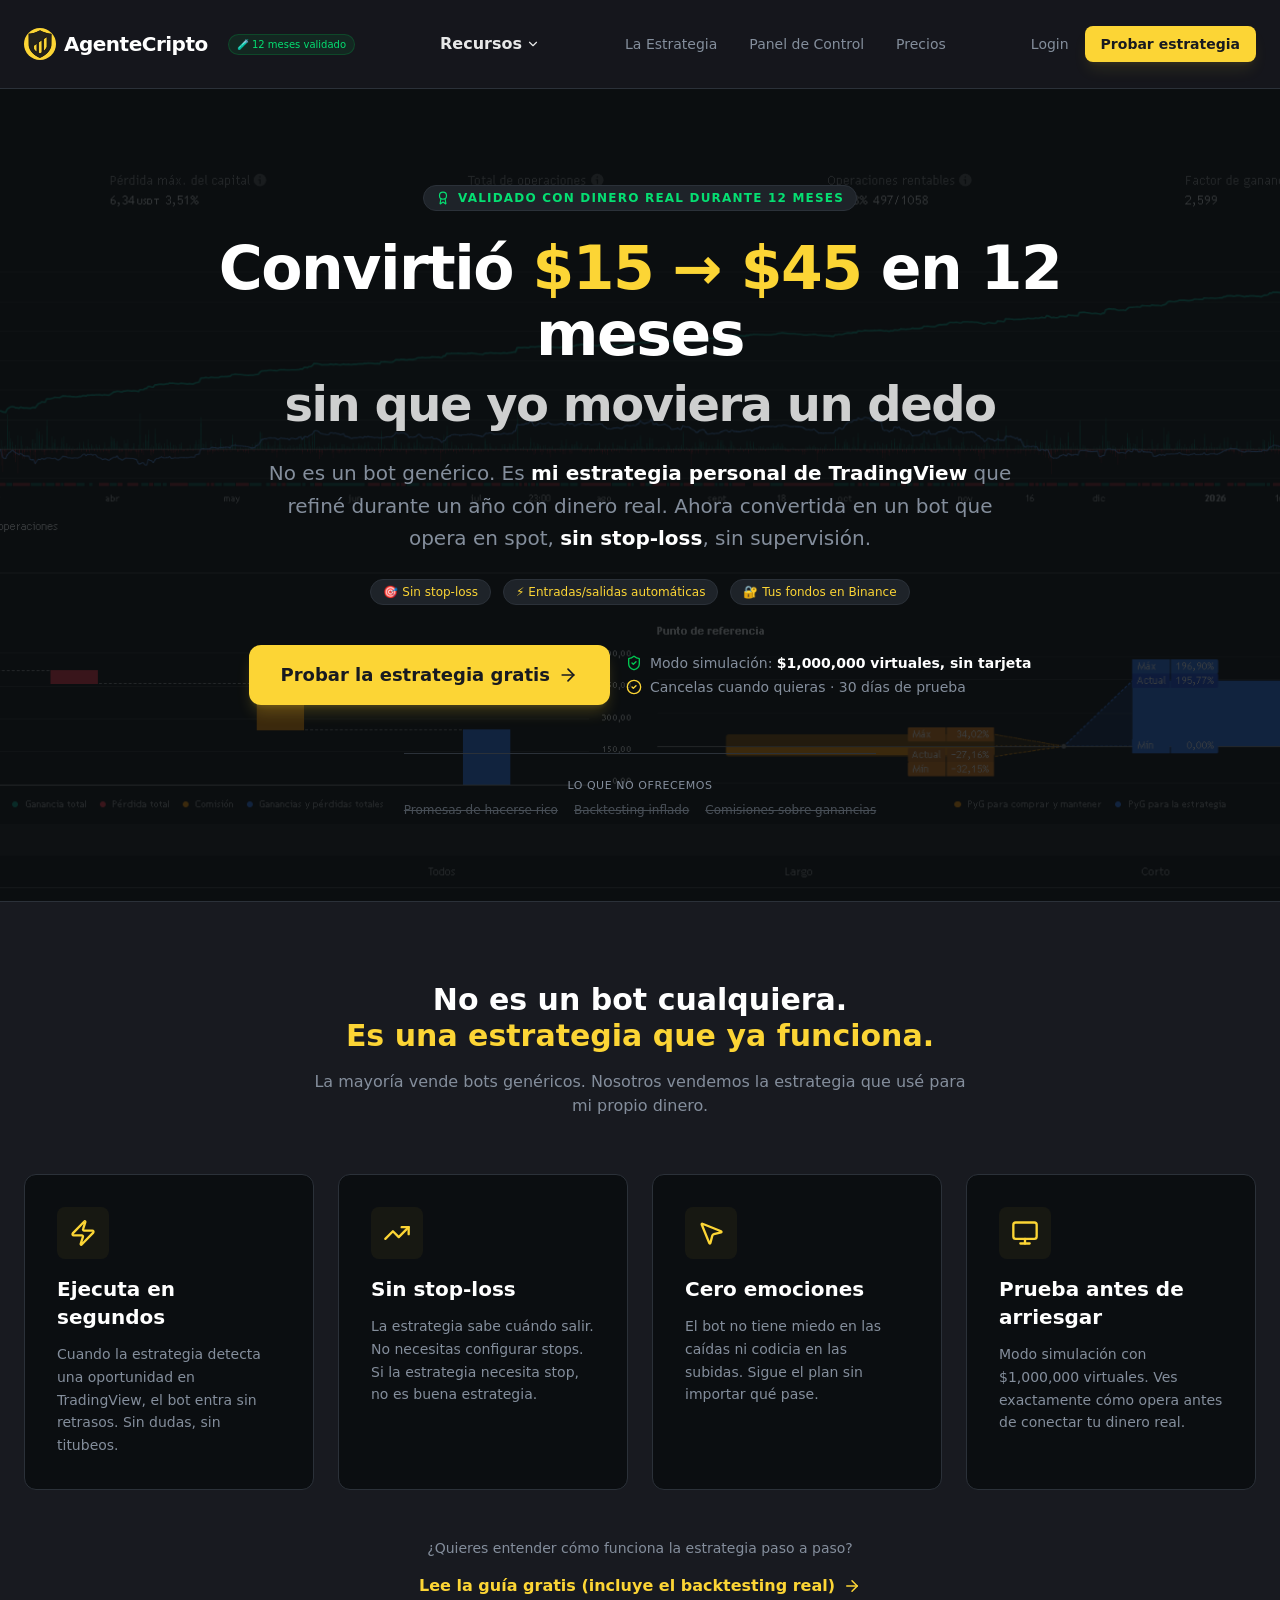
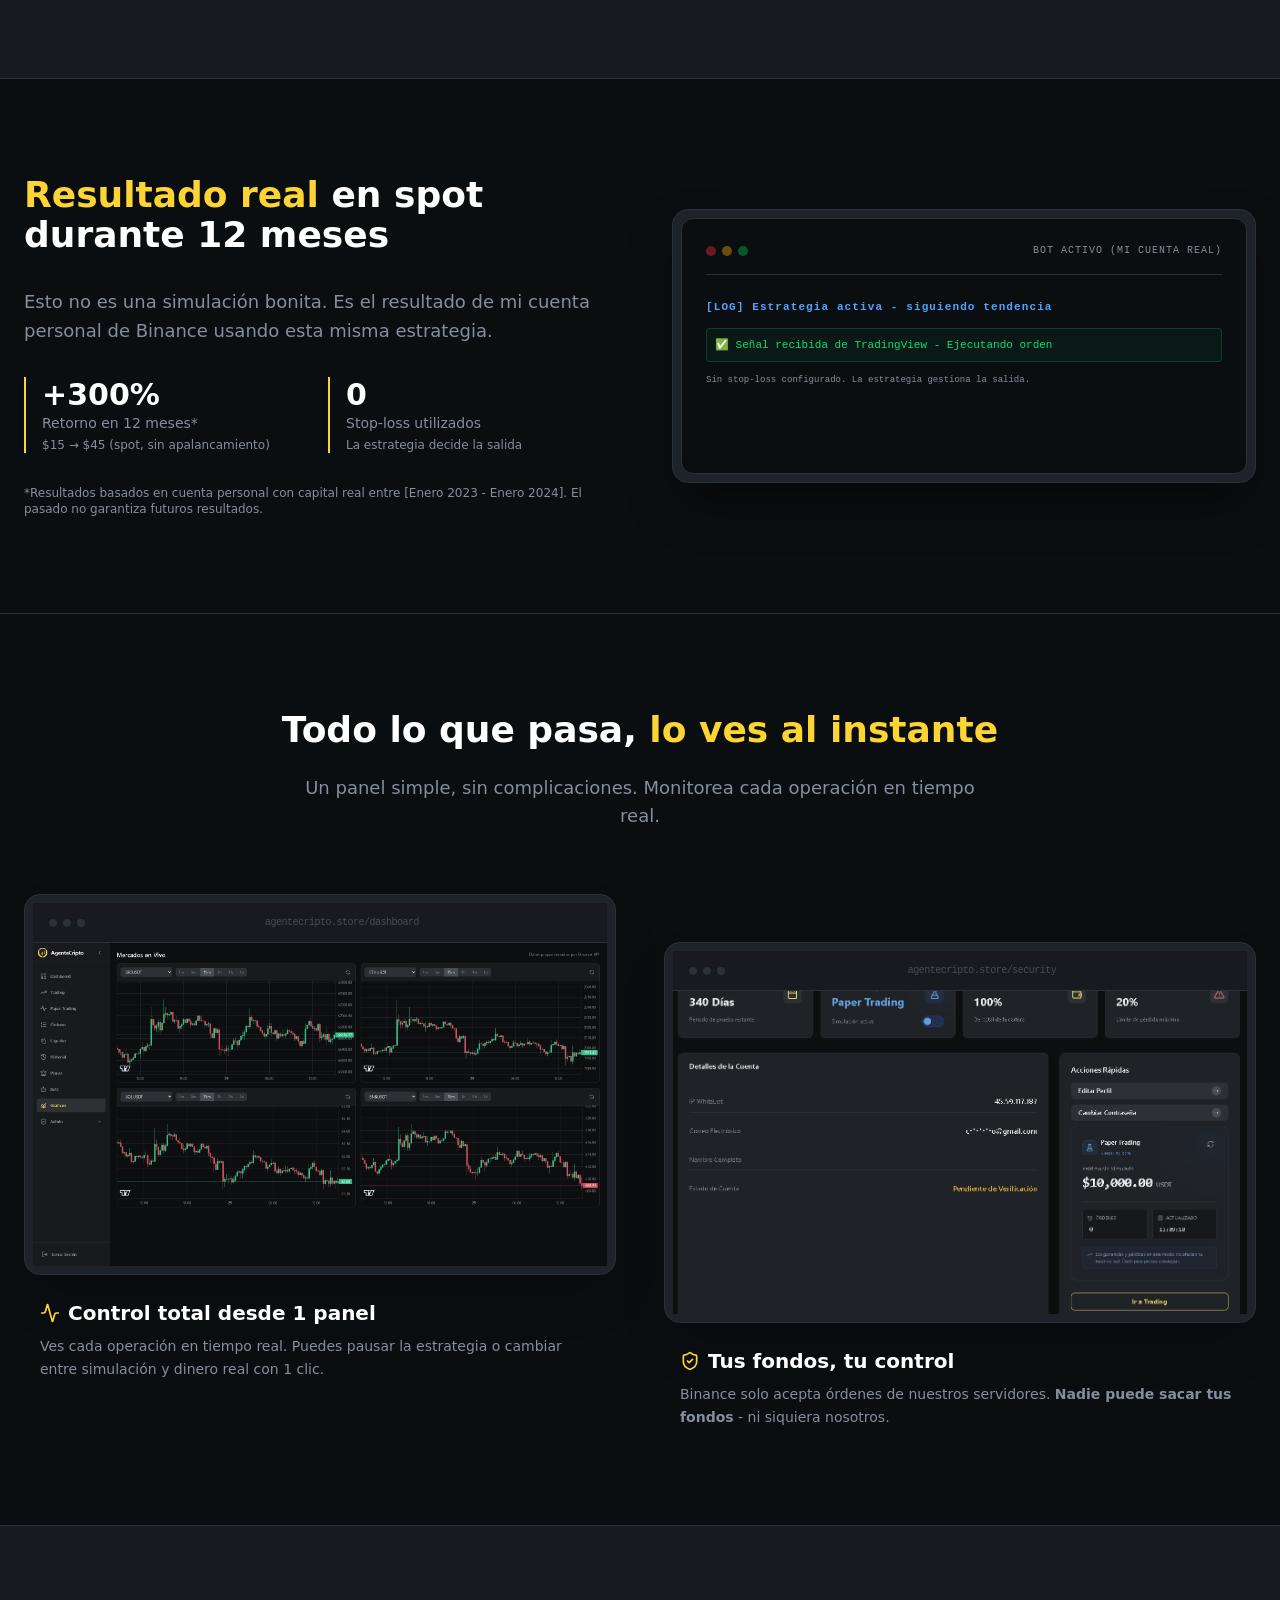
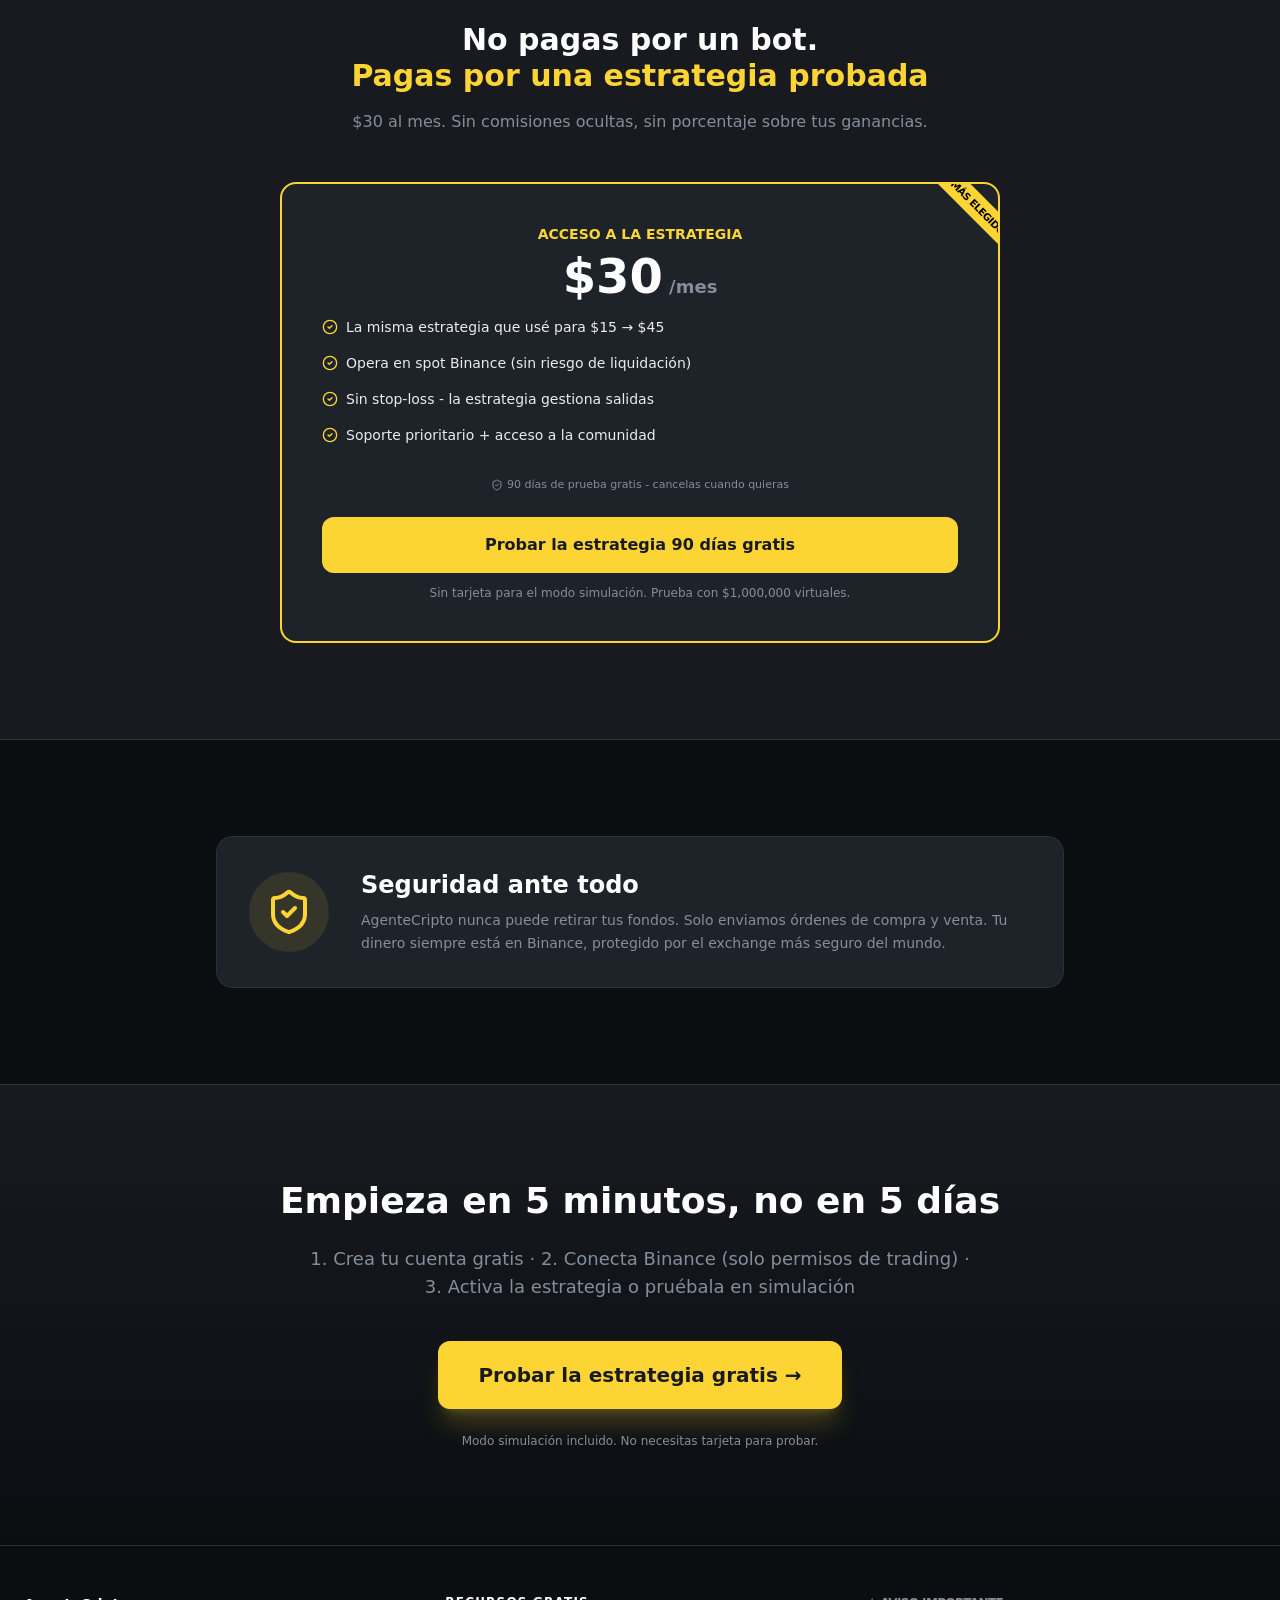
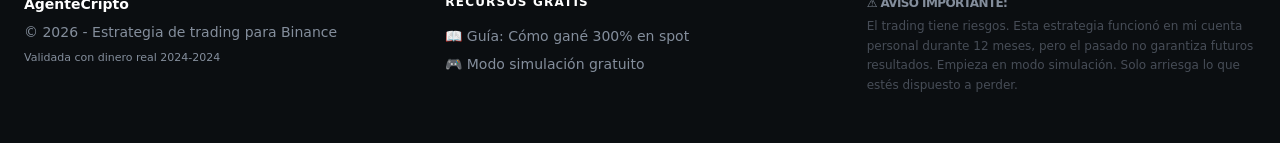
<file: index.html>
<!doctype html>
<html lang="en">
  <head>
    <!-- Google tag (gtag.js) -->
<script async src="https://www.googletagmanager.com/gtag/js?id=G-PJK5N40Q51"></script>
<script>
  window.dataLayer = window.dataLayer || [];
  function gtag(){dataLayer.push(arguments);}
  gtag('js', new Date());

  gtag('config', 'G-PJK5N40Q51');
</script>
    <!-- Google Tag Manager -->
<script>(function(w,d,s,l,i){w[l]=w[l]||[];w[l].push({'gtm.start':
new Date().getTime(),event:'gtm.js'});var f=d.getElementsByTagName(s)[0],
j=d.createElement(s),dl=l!='dataLayer'?'&l='+l:'';j.async=true;j.src=
'https://www.googletagmanager.com/gtm.js?id='+i+dl;f.parentNode.insertBefore(j,f);
})(window,document,'script','dataLayer','GTM-5ZQXMDGJ');</script>
<!-- End Google Tag Manager -->
    <meta charset="UTF-8" />
    <meta name="description" content="Automatiza tu trading Spot en Binance con precisión institucional. Motor basado en liquidez real, gestión de riesgo absoluta y sin retirar tus 
    fondos." />
    <meta name="google-site-verification" content="2F_Ds409EiwkvQ7yUgawy-6gsb_J1McM0OxRe_H6ZlY" />
    <link rel="icon" type="image/svg+xml" href="/assets/logoescudo-CZ7S06wX.svg" />
    <meta name="viewport" content="width=device-width, initial-scale=1.0" />
    <title>AgenteCripto - trading bot binance</title>
    <script type="module" crossorigin src="/assets/index-couXShug.js"></script>
    <link rel="stylesheet" crossorigin href="/assets/index-CtOeGUTd.css">
  </head>
  <body>
    <!-- Google Tag Manager (noscript) -->
<noscript><iframe src="https://www.googletagmanager.com/ns.html?id=GTM-5ZQXMDGJ"
height="0" width="0" style="display:none;visibility:hidden"></iframe></noscript>
<!-- End Google Tag Manager (noscript) -->
    <div id="root"></div>
  </body>
</html>
</file>
<file: assets/index-CtOeGUTd.css>
@layer properties{@supports (((-webkit-hyphens:none)) and (not (margin-trim:inline))) or ((-moz-orient:inline) and (not (color:rgb(from red r g b)))){*,:before,:after,::backdrop{--tw-translate-x:0;--tw-translate-y:0;--tw-translate-z:0;--tw-scale-x:1;--tw-scale-y:1;--tw-scale-z:1;--tw-rotate-x:initial;--tw-rotate-y:initial;--tw-rotate-z:initial;--tw-skew-x:initial;--tw-skew-y:initial;--tw-space-y-reverse:0;--tw-divide-y-reverse:0;--tw-border-style:solid;--tw-gradient-position:initial;--tw-gradient-from:#0000;--tw-gradient-via:#0000;--tw-gradient-to:#0000;--tw-gradient-stops:initial;--tw-gradient-via-stops:initial;--tw-gradient-from-position:0%;--tw-gradient-via-position:50%;--tw-gradient-to-position:100%;--tw-leading:initial;--tw-font-weight:initial;--tw-tracking:initial;--tw-shadow:0 0 #0000;--tw-shadow-color:initial;--tw-shadow-alpha:100%;--tw-inset-shadow:0 0 #0000;--tw-inset-shadow-color:initial;--tw-inset-shadow-alpha:100%;--tw-ring-color:initial;--tw-ring-shadow:0 0 #0000;--tw-inset-ring-color:initial;--tw-inset-ring-shadow:0 0 #0000;--tw-ring-inset:initial;--tw-ring-offset-width:0px;--tw-ring-offset-color:#fff;--tw-ring-offset-shadow:0 0 #0000;--tw-blur:initial;--tw-brightness:initial;--tw-contrast:initial;--tw-grayscale:initial;--tw-hue-rotate:initial;--tw-invert:initial;--tw-opacity:initial;--tw-saturate:initial;--tw-sepia:initial;--tw-drop-shadow:initial;--tw-drop-shadow-color:initial;--tw-drop-shadow-alpha:100%;--tw-drop-shadow-size:initial;--tw-backdrop-blur:initial;--tw-backdrop-brightness:initial;--tw-backdrop-contrast:initial;--tw-backdrop-grayscale:initial;--tw-backdrop-hue-rotate:initial;--tw-backdrop-invert:initial;--tw-backdrop-opacity:initial;--tw-backdrop-saturate:initial;--tw-backdrop-sepia:initial;--tw-duration:initial;--tw-ease:initial;--tw-content:""}}}@layer theme{:root,:host{--font-sans:ui-sans-serif,system-ui,sans-serif,"Apple Color Emoji","Segoe UI Emoji","Segoe UI Symbol","Noto Color Emoji";--font-mono:ui-monospace,SFMono-Regular,Menlo,Monaco,Consolas,"Liberation Mono","Courier New",monospace;--color-red-300:oklch(80.8% .114 19.571);--color-red-400:oklch(70.4% .191 22.216);--color-red-500:oklch(63.7% .237 25.331);--color-red-600:oklch(57.7% .245 27.325);--color-orange-400:oklch(75% .183 55.934);--color-orange-500:oklch(70.5% .213 47.604);--color-yellow-400:oklch(85.2% .199 91.936);--color-yellow-500:oklch(79.5% .184 86.047);--color-green-300:oklch(87.1% .15 154.449);--color-green-400:oklch(79.2% .209 151.711);--color-green-500:oklch(72.3% .219 149.579);--color-sky-400:oklch(74.6% .16 232.661);--color-sky-500:oklch(68.5% .169 237.323);--color-blue-300:oklch(80.9% .105 251.813);--color-blue-400:oklch(70.7% .165 254.624);--color-blue-500:oklch(62.3% .214 259.815);--color-blue-900:oklch(37.9% .146 265.522);--color-indigo-400:oklch(67.3% .182 276.935);--color-indigo-500:oklch(58.5% .233 277.117);--color-purple-400:oklch(71.4% .203 305.504);--color-purple-500:oklch(62.7% .265 303.9);--color-gray-300:oklch(87.2% .01 258.338);--color-gray-400:oklch(70.7% .022 261.325);--color-gray-500:oklch(55.1% .027 264.364);--color-gray-600:oklch(44.6% .03 256.802);--color-gray-700:oklch(37.3% .034 259.733);--color-gray-800:oklch(27.8% .033 256.848);--color-black:#000;--color-white:#fff;--spacing:.25rem;--container-xs:20rem;--container-sm:24rem;--container-md:28rem;--container-lg:32rem;--container-2xl:42rem;--container-3xl:48rem;--container-4xl:56rem;--container-5xl:64rem;--container-7xl:80rem;--text-xs:.75rem;--text-xs--line-height:calc(1/.75);--text-sm:.875rem;--text-sm--line-height:calc(1.25/.875);--text-base:1rem;--text-base--line-height: 1.5 ;--text-lg:1.125rem;--text-lg--line-height:calc(1.75/1.125);--text-xl:1.25rem;--text-xl--line-height:calc(1.75/1.25);--text-2xl:1.5rem;--text-2xl--line-height:calc(2/1.5);--text-3xl:1.875rem;--text-3xl--line-height: 1.2 ;--text-4xl:2.25rem;--text-4xl--line-height:calc(2.5/2.25);--text-5xl:3rem;--text-5xl--line-height:1;--text-6xl:3.75rem;--text-6xl--line-height:1;--font-weight-normal:400;--font-weight-medium:500;--font-weight-semibold:600;--font-weight-bold:700;--font-weight-extrabold:800;--tracking-tighter:-.05em;--tracking-tight:-.025em;--tracking-wide:.025em;--tracking-wider:.05em;--tracking-widest:.1em;--leading-tight:1.25;--leading-relaxed:1.625;--radius-md:.375rem;--radius-lg:.5rem;--radius-xl:.75rem;--radius-2xl:1rem;--radius-3xl:1.5rem;--ease-in-out:cubic-bezier(.4,0,.2,1);--animate-spin:spin 1s linear infinite;--animate-pulse:pulse 2s cubic-bezier(.4,0,.6,1)infinite;--blur-sm:8px;--blur-md:12px;--blur-xl:24px;--blur-2xl:40px;--aspect-video:16/9;--default-transition-duration:.15s;--default-transition-timing-function:cubic-bezier(.4,0,.2,1);--default-font-family:var(--font-sans);--default-mono-font-family:var(--font-mono)}}@layer base{*,:after,:before,::backdrop{box-sizing:border-box;border:0 solid;margin:0;padding:0}::file-selector-button{box-sizing:border-box;border:0 solid;margin:0;padding:0}html,:host{-webkit-text-size-adjust:100%;tab-size:4;line-height:1.5;font-family:var(--default-font-family,ui-sans-serif,system-ui,sans-serif,"Apple Color Emoji","Segoe UI Emoji","Segoe UI Symbol","Noto Color Emoji");font-feature-settings:var(--default-font-feature-settings,normal);font-variation-settings:var(--default-font-variation-settings,normal);-webkit-tap-highlight-color:transparent}hr{height:0;color:inherit;border-top-width:1px}abbr:where([title]){-webkit-text-decoration:underline dotted;text-decoration:underline dotted}h1,h2,h3,h4,h5,h6{font-size:inherit;font-weight:inherit}a{color:inherit;-webkit-text-decoration:inherit;text-decoration:inherit}b,strong{font-weight:bolder}code,kbd,samp,pre{font-family:var(--default-mono-font-family,ui-monospace,SFMono-Regular,Menlo,Monaco,Consolas,"Liberation Mono","Courier New",monospace);font-feature-settings:var(--default-mono-font-feature-settings,normal);font-variation-settings:var(--default-mono-font-variation-settings,normal);font-size:1em}small{font-size:80%}sub,sup{vertical-align:baseline;font-size:75%;line-height:0;position:relative}sub{bottom:-.25em}sup{top:-.5em}table{text-indent:0;border-color:inherit;border-collapse:collapse}:-moz-focusring{outline:auto}progress{vertical-align:baseline}summary{display:list-item}ol,ul,menu{list-style:none}img,svg,video,canvas,audio,iframe,embed,object{vertical-align:middle;display:block}img,video{max-width:100%;height:auto}button,input,select,optgroup,textarea{font:inherit;font-feature-settings:inherit;font-variation-settings:inherit;letter-spacing:inherit;color:inherit;opacity:1;background-color:#0000;border-radius:0}::file-selector-button{font:inherit;font-feature-settings:inherit;font-variation-settings:inherit;letter-spacing:inherit;color:inherit;opacity:1;background-color:#0000;border-radius:0}:where(select:is([multiple],[size])) optgroup{font-weight:bolder}:where(select:is([multiple],[size])) optgroup option{padding-inline-start:20px}::file-selector-button{margin-inline-end:4px}::placeholder{opacity:1}@supports (not ((-webkit-appearance:-apple-pay-button))) or (contain-intrinsic-size:1px){::placeholder{color:currentColor}@supports (color:color-mix(in lab,red,red)){::placeholder{color:color-mix(in oklab,currentcolor 50%,transparent)}}}textarea{resize:vertical}::-webkit-search-decoration{-webkit-appearance:none}::-webkit-date-and-time-value{min-height:1lh;text-align:inherit}::-webkit-datetime-edit{display:inline-flex}::-webkit-datetime-edit-fields-wrapper{padding:0}::-webkit-datetime-edit{padding-block:0}::-webkit-datetime-edit-year-field{padding-block:0}::-webkit-datetime-edit-month-field{padding-block:0}::-webkit-datetime-edit-day-field{padding-block:0}::-webkit-datetime-edit-hour-field{padding-block:0}::-webkit-datetime-edit-minute-field{padding-block:0}::-webkit-datetime-edit-second-field{padding-block:0}::-webkit-datetime-edit-millisecond-field{padding-block:0}::-webkit-datetime-edit-meridiem-field{padding-block:0}::-webkit-calendar-picker-indicator{line-height:1}:-moz-ui-invalid{box-shadow:none}button,input:where([type=button],[type=reset],[type=submit]){appearance:button}::file-selector-button{appearance:button}::-webkit-inner-spin-button{height:auto}::-webkit-outer-spin-button{height:auto}[hidden]:where(:not([hidden=until-found])){display:none!important}}@layer components;@layer utilities{.pointer-events-none{pointer-events:none}.invisible{visibility:hidden}.visible{visibility:visible}.sr-only{clip-path:inset(50%);white-space:nowrap;border-width:0;width:1px;height:1px;margin:-1px;padding:0;position:absolute;overflow:hidden}.absolute{position:absolute}.fixed{position:fixed}.relative{position:relative}.sticky{position:sticky}.inset-0{inset:calc(var(--spacing)*0)}.inset-y-0{inset-block:calc(var(--spacing)*0)}.-top-4{top:calc(var(--spacing)*-4)}.-top-6{top:calc(var(--spacing)*-6)}.top-0{top:calc(var(--spacing)*0)}.top-1{top:calc(var(--spacing)*1)}.top-1\/2{top:50%}.top-2\.5{top:calc(var(--spacing)*2.5)}.top-4{top:calc(var(--spacing)*4)}.top-6{top:calc(var(--spacing)*6)}.top-full{top:100%}.-right-4{right:calc(var(--spacing)*-4)}.-right-6{right:calc(var(--spacing)*-6)}.right-0{right:calc(var(--spacing)*0)}.right-3{right:calc(var(--spacing)*3)}.right-4{right:calc(var(--spacing)*4)}.bottom-full{bottom:100%}.left-0{left:calc(var(--spacing)*0)}.left-1{left:calc(var(--spacing)*1)}.left-1\/2{left:50%}.left-3{left:calc(var(--spacing)*3)}.left-full{left:100%}.z-10{z-index:10}.z-20{z-index:20}.z-50{z-index:50}.z-\[100\]{z-index:100}.col-span-2{grid-column:span 2/span 2}.container{width:100%}@media(min-width:40rem){.container{max-width:40rem}}@media(min-width:48rem){.container{max-width:48rem}}@media(min-width:64rem){.container{max-width:64rem}}@media(min-width:80rem){.container{max-width:80rem}}@media(min-width:96rem){.container{max-width:96rem}}.mx-auto{margin-inline:auto}.my-1{margin-block:calc(var(--spacing)*1)}.my-2{margin-block:calc(var(--spacing)*2)}.my-8{margin-block:calc(var(--spacing)*8)}.my-10{margin-block:calc(var(--spacing)*10)}.my-16{margin-block:calc(var(--spacing)*16)}.mt-0\.5{margin-top:calc(var(--spacing)*.5)}.mt-1{margin-top:calc(var(--spacing)*1)}.mt-2{margin-top:calc(var(--spacing)*2)}.mt-3{margin-top:calc(var(--spacing)*3)}.mt-4{margin-top:calc(var(--spacing)*4)}.mt-6{margin-top:calc(var(--spacing)*6)}.mt-8{margin-top:calc(var(--spacing)*8)}.mt-9{margin-top:calc(var(--spacing)*9)}.mt-10{margin-top:calc(var(--spacing)*10)}.mt-12{margin-top:calc(var(--spacing)*12)}.mt-16{margin-top:calc(var(--spacing)*16)}.mr-2{margin-right:calc(var(--spacing)*2)}.mr-4{margin-right:calc(var(--spacing)*4)}.mr-8{margin-right:calc(var(--spacing)*8)}.mb-1{margin-bottom:calc(var(--spacing)*1)}.mb-1\.5{margin-bottom:calc(var(--spacing)*1.5)}.mb-2{margin-bottom:calc(var(--spacing)*2)}.mb-3{margin-bottom:calc(var(--spacing)*3)}.mb-4{margin-bottom:calc(var(--spacing)*4)}.mb-6{margin-bottom:calc(var(--spacing)*6)}.mb-8{margin-bottom:calc(var(--spacing)*8)}.mb-10{margin-bottom:calc(var(--spacing)*10)}.mb-12{margin-bottom:calc(var(--spacing)*12)}.mb-14{margin-bottom:calc(var(--spacing)*14)}.mb-16{margin-bottom:calc(var(--spacing)*16)}.mb-20{margin-bottom:calc(var(--spacing)*20)}.ml-1{margin-left:calc(var(--spacing)*1)}.ml-2{margin-left:calc(var(--spacing)*2)}.ml-3{margin-left:calc(var(--spacing)*3)}.ml-4{margin-left:calc(var(--spacing)*4)}.ml-8{margin-left:calc(var(--spacing)*8)}.ml-auto{margin-left:auto}.line-clamp-4{-webkit-line-clamp:4;-webkit-box-orient:vertical;display:-webkit-box;overflow:hidden}.block{display:block}.contents{display:contents}.flex{display:flex}.grid{display:grid}.hidden{display:none}.inline-block{display:inline-block}.inline-flex{display:inline-flex}.aspect-video{aspect-ratio:var(--aspect-video)}.h-0{height:calc(var(--spacing)*0)}.h-1{height:calc(var(--spacing)*1)}.h-1\.5{height:calc(var(--spacing)*1.5)}.h-2{height:calc(var(--spacing)*2)}.h-2\.5{height:calc(var(--spacing)*2.5)}.h-3{height:calc(var(--spacing)*3)}.h-3\/4{height:75%}.h-4{height:calc(var(--spacing)*4)}.h-5{height:calc(var(--spacing)*5)}.h-6{height:calc(var(--spacing)*6)}.h-8{height:calc(var(--spacing)*8)}.h-10{height:calc(var(--spacing)*10)}.h-12{height:calc(var(--spacing)*12)}.h-16{height:calc(var(--spacing)*16)}.h-24{height:calc(var(--spacing)*24)}.h-32{height:calc(var(--spacing)*32)}.h-64{height:calc(var(--spacing)*64)}.h-\[300px\]{height:300px}.h-\[400px\]{height:400px}.h-fit{height:fit-content}.h-full{height:100%}.h-px{height:1px}.h-screen{height:100vh}.max-h-\[90vh\]{max-height:90vh}.max-h-\[150px\]{max-height:150px}.min-h-\[200px\]{min-height:200px}.min-h-\[500px\]{min-height:500px}.min-h-screen{min-height:100vh}.w-1{width:calc(var(--spacing)*1)}.w-1\/2{width:50%}.w-1\/3{width:33.3333%}.w-2{width:calc(var(--spacing)*2)}.w-2\.5{width:calc(var(--spacing)*2.5)}.w-3{width:calc(var(--spacing)*3)}.w-3\/4{width:75%}.w-4{width:calc(var(--spacing)*4)}.w-5{width:calc(var(--spacing)*5)}.w-7{width:calc(var(--spacing)*7)}.w-8{width:calc(var(--spacing)*8)}.w-9{width:calc(var(--spacing)*9)}.w-10{width:calc(var(--spacing)*10)}.w-11{width:calc(var(--spacing)*11)}.w-12{width:calc(var(--spacing)*12)}.w-16{width:calc(var(--spacing)*16)}.w-20{width:calc(var(--spacing)*20)}.w-24{width:calc(var(--spacing)*24)}.w-32{width:calc(var(--spacing)*32)}.w-48{width:calc(var(--spacing)*48)}.w-64{width:calc(var(--spacing)*64)}.w-fit{width:fit-content}.w-full{width:100%}.max-w-2xl{max-width:var(--container-2xl)}.max-w-3xl{max-width:var(--container-3xl)}.max-w-4xl{max-width:var(--container-4xl)}.max-w-5xl{max-width:var(--container-5xl)}.max-w-7xl{max-width:var(--container-7xl)}.max-w-\[450px\]{max-width:450px}.max-w-\[480px\]{max-width:480px}.max-w-lg{max-width:var(--container-lg)}.max-w-md{max-width:var(--container-md)}.max-w-none{max-width:none}.max-w-sm{max-width:var(--container-sm)}.max-w-xs{max-width:var(--container-xs)}.min-w-0{min-width:calc(var(--spacing)*0)}.min-w-\[22px\]{min-width:22px}.min-w-\[32px\]{min-width:32px}.min-w-\[200px\]{min-width:200px}.flex-1{flex:1}.shrink-0{flex-shrink:0}.border-collapse{border-collapse:collapse}.-translate-x-1\/2{--tw-translate-x: -50% ;translate:var(--tw-translate-x)var(--tw-translate-y)}.translate-x-0{--tw-translate-x:calc(var(--spacing)*0);translate:var(--tw-translate-x)var(--tw-translate-y)}.translate-x-1{--tw-translate-x:calc(var(--spacing)*1);translate:var(--tw-translate-x)var(--tw-translate-y)}.translate-x-4{--tw-translate-x:calc(var(--spacing)*4);translate:var(--tw-translate-x)var(--tw-translate-y)}.translate-x-5{--tw-translate-x:calc(var(--spacing)*5);translate:var(--tw-translate-x)var(--tw-translate-y)}.translate-x-6{--tw-translate-x:calc(var(--spacing)*6);translate:var(--tw-translate-x)var(--tw-translate-y)}.translate-x-8{--tw-translate-x:calc(var(--spacing)*8);translate:var(--tw-translate-x)var(--tw-translate-y)}.translate-x-\[-100\%\]{--tw-translate-x:-100%;translate:var(--tw-translate-x)var(--tw-translate-y)}.-translate-y-1\/2{--tw-translate-y: -50% ;translate:var(--tw-translate-x)var(--tw-translate-y)}.translate-y-3{--tw-translate-y:calc(var(--spacing)*3);translate:var(--tw-translate-x)var(--tw-translate-y)}.scale-100{--tw-scale-x:100%;--tw-scale-y:100%;--tw-scale-z:100%;scale:var(--tw-scale-x)var(--tw-scale-y)}.rotate-45{rotate:45deg}.rotate-90{rotate:90deg}.rotate-180{rotate:180deg}.skew-x-12{--tw-skew-x:skewX(12deg);transform:var(--tw-rotate-x,)var(--tw-rotate-y,)var(--tw-rotate-z,)var(--tw-skew-x,)var(--tw-skew-y,)}.transform{transform:var(--tw-rotate-x,)var(--tw-rotate-y,)var(--tw-rotate-z,)var(--tw-skew-x,)var(--tw-skew-y,)}.animate-\[loading_3s_linear\]{animation:3s linear loading}.animate-\[shimmer_2s_infinite\]{animation:2s infinite shimmer}.animate-pulse{animation:var(--animate-pulse)}.animate-spin{animation:var(--animate-spin)}.cursor-help{cursor:help}.cursor-not-allowed{cursor:not-allowed}.cursor-pointer{cursor:pointer}.resize{resize:both}.resize-none{resize:none}.list-inside{list-style-position:inside}.list-decimal{list-style-type:decimal}.appearance-none{appearance:none}.grid-cols-1{grid-template-columns:repeat(1,minmax(0,1fr))}.grid-cols-2{grid-template-columns:repeat(2,minmax(0,1fr))}.flex-col{flex-direction:column}.flex-wrap{flex-wrap:wrap}.items-baseline{align-items:baseline}.items-center{align-items:center}.items-end{align-items:flex-end}.items-start{align-items:flex-start}.justify-between{justify-content:space-between}.justify-center{justify-content:center}.justify-end{justify-content:flex-end}.gap-1{gap:calc(var(--spacing)*1)}.gap-1\.5{gap:calc(var(--spacing)*1.5)}.gap-2{gap:calc(var(--spacing)*2)}.gap-2\.5{gap:calc(var(--spacing)*2.5)}.gap-3{gap:calc(var(--spacing)*3)}.gap-4{gap:calc(var(--spacing)*4)}.gap-5{gap:calc(var(--spacing)*5)}.gap-6{gap:calc(var(--spacing)*6)}.gap-8{gap:calc(var(--spacing)*8)}.gap-12{gap:calc(var(--spacing)*12)}.gap-16{gap:calc(var(--spacing)*16)}:where(.space-y-1>:not(:last-child)){--tw-space-y-reverse:0;margin-block-start:calc(calc(var(--spacing)*1)*var(--tw-space-y-reverse));margin-block-end:calc(calc(var(--spacing)*1)*calc(1 - var(--tw-space-y-reverse)))}:where(.space-y-2>:not(:last-child)){--tw-space-y-reverse:0;margin-block-start:calc(calc(var(--spacing)*2)*var(--tw-space-y-reverse));margin-block-end:calc(calc(var(--spacing)*2)*calc(1 - var(--tw-space-y-reverse)))}:where(.space-y-3>:not(:last-child)){--tw-space-y-reverse:0;margin-block-start:calc(calc(var(--spacing)*3)*var(--tw-space-y-reverse));margin-block-end:calc(calc(var(--spacing)*3)*calc(1 - var(--tw-space-y-reverse)))}:where(.space-y-4>:not(:last-child)){--tw-space-y-reverse:0;margin-block-start:calc(calc(var(--spacing)*4)*var(--tw-space-y-reverse));margin-block-end:calc(calc(var(--spacing)*4)*calc(1 - var(--tw-space-y-reverse)))}:where(.space-y-5>:not(:last-child)){--tw-space-y-reverse:0;margin-block-start:calc(calc(var(--spacing)*5)*var(--tw-space-y-reverse));margin-block-end:calc(calc(var(--spacing)*5)*calc(1 - var(--tw-space-y-reverse)))}:where(.space-y-6>:not(:last-child)){--tw-space-y-reverse:0;margin-block-start:calc(calc(var(--spacing)*6)*var(--tw-space-y-reverse));margin-block-end:calc(calc(var(--spacing)*6)*calc(1 - var(--tw-space-y-reverse)))}:where(.space-y-8>:not(:last-child)){--tw-space-y-reverse:0;margin-block-start:calc(calc(var(--spacing)*8)*var(--tw-space-y-reverse));margin-block-end:calc(calc(var(--spacing)*8)*calc(1 - var(--tw-space-y-reverse)))}:where(.divide-y>:not(:last-child)){--tw-divide-y-reverse:0;border-bottom-style:var(--tw-border-style);border-top-style:var(--tw-border-style);border-top-width:calc(1px*var(--tw-divide-y-reverse));border-bottom-width:calc(1px*calc(1 - var(--tw-divide-y-reverse)))}:where(.divide-\[\#2b3139\]>:not(:last-child)){border-color:#2b3139}.self-end{align-self:flex-end}.truncate{text-overflow:ellipsis;white-space:nowrap;overflow:hidden}.overflow-hidden{overflow:hidden}.overflow-x-auto{overflow-x:auto}.overflow-y-auto{overflow-y:auto}.rounded{border-radius:.25rem}.rounded-2xl{border-radius:var(--radius-2xl)}.rounded-3xl{border-radius:var(--radius-3xl)}.rounded-full{border-radius:3.40282e38px}.rounded-lg{border-radius:var(--radius-lg)}.rounded-md{border-radius:var(--radius-md)}.rounded-xl{border-radius:var(--radius-xl)}.rounded-r-2xl{border-top-right-radius:var(--radius-2xl);border-bottom-right-radius:var(--radius-2xl)}.rounded-b-xl{border-bottom-right-radius:var(--radius-xl);border-bottom-left-radius:var(--radius-xl)}.border{border-style:var(--tw-border-style);border-width:1px}.border-2{border-style:var(--tw-border-style);border-width:2px}.border-y{border-block-style:var(--tw-border-style);border-block-width:1px}.border-t{border-top-style:var(--tw-border-style);border-top-width:1px}.border-r{border-right-style:var(--tw-border-style);border-right-width:1px}.border-b{border-bottom-style:var(--tw-border-style);border-bottom-width:1px}.border-l-2{border-left-style:var(--tw-border-style);border-left-width:2px}.border-l-4{border-left-style:var(--tw-border-style);border-left-width:4px}.border-dashed{--tw-border-style:dashed;border-style:dashed}.border-none{--tw-border-style:none;border-style:none}.border-\[\#2b3139\]{border-color:#2b3139}.border-\[\#2b3139\]\/50{border-color:#2b313980}.border-\[\#474d57\]{border-color:#474d57}.border-\[\#FCD535\]{border-color:#fcd535}.border-\[\#FCD535\]\/20{border-color:#fcd53533}.border-\[\#FCD535\]\/30{border-color:#fcd5354d}.border-\[\#FCD535\]\/40{border-color:#fcd53566}.border-\[\#FCD535\]\/50{border-color:#fcd53580}.border-blue-400\/20{border-color:#54a2ff33}@supports (color:color-mix(in lab,red,red)){.border-blue-400\/20{border-color:color-mix(in oklab,var(--color-blue-400)20%,transparent)}}.border-blue-500\/10{border-color:#3080ff1a}@supports (color:color-mix(in lab,red,red)){.border-blue-500\/10{border-color:color-mix(in oklab,var(--color-blue-500)10%,transparent)}}.border-blue-500\/20{border-color:#3080ff33}@supports (color:color-mix(in lab,red,red)){.border-blue-500\/20{border-color:color-mix(in oklab,var(--color-blue-500)20%,transparent)}}.border-blue-500\/30{border-color:#3080ff4d}@supports (color:color-mix(in lab,red,red)){.border-blue-500\/30{border-color:color-mix(in oklab,var(--color-blue-500)30%,transparent)}}.border-blue-500\/50{border-color:#3080ff80}@supports (color:color-mix(in lab,red,red)){.border-blue-500\/50{border-color:color-mix(in oklab,var(--color-blue-500)50%,transparent)}}.border-current{border-color:currentColor}.border-gray-400\/20{border-color:#99a1af33}@supports (color:color-mix(in lab,red,red)){.border-gray-400\/20{border-color:color-mix(in oklab,var(--color-gray-400)20%,transparent)}}.border-gray-500\/20{border-color:#6a728233}@supports (color:color-mix(in lab,red,red)){.border-gray-500\/20{border-color:color-mix(in oklab,var(--color-gray-500)20%,transparent)}}.border-gray-500\/50{border-color:#6a728280}@supports (color:color-mix(in lab,red,red)){.border-gray-500\/50{border-color:color-mix(in oklab,var(--color-gray-500)50%,transparent)}}.border-gray-600{border-color:var(--color-gray-600)}.border-gray-800{border-color:var(--color-gray-800)}.border-green-400\/20{border-color:#05df7233}@supports (color:color-mix(in lab,red,red)){.border-green-400\/20{border-color:color-mix(in oklab,var(--color-green-400)20%,transparent)}}.border-green-500\/20{border-color:#00c75833}@supports (color:color-mix(in lab,red,red)){.border-green-500\/20{border-color:color-mix(in oklab,var(--color-green-500)20%,transparent)}}.border-green-500\/30{border-color:#00c7584d}@supports (color:color-mix(in lab,red,red)){.border-green-500\/30{border-color:color-mix(in oklab,var(--color-green-500)30%,transparent)}}.border-green-500\/50{border-color:#00c75880}@supports (color:color-mix(in lab,red,red)){.border-green-500\/50{border-color:color-mix(in oklab,var(--color-green-500)50%,transparent)}}.border-indigo-500\/20{border-color:#625fff33}@supports (color:color-mix(in lab,red,red)){.border-indigo-500\/20{border-color:color-mix(in oklab,var(--color-indigo-500)20%,transparent)}}.border-orange-500\/50{border-color:#fe6e0080}@supports (color:color-mix(in lab,red,red)){.border-orange-500\/50{border-color:color-mix(in oklab,var(--color-orange-500)50%,transparent)}}.border-purple-500\/50{border-color:#ac4bff80}@supports (color:color-mix(in lab,red,red)){.border-purple-500\/50{border-color:color-mix(in oklab,var(--color-purple-500)50%,transparent)}}.border-red-400\/20{border-color:#ff656833}@supports (color:color-mix(in lab,red,red)){.border-red-400\/20{border-color:color-mix(in oklab,var(--color-red-400)20%,transparent)}}.border-red-500{border-color:var(--color-red-500)}.border-red-500\/20{border-color:#fb2c3633}@supports (color:color-mix(in lab,red,red)){.border-red-500\/20{border-color:color-mix(in oklab,var(--color-red-500)20%,transparent)}}.border-red-500\/30{border-color:#fb2c364d}@supports (color:color-mix(in lab,red,red)){.border-red-500\/30{border-color:color-mix(in oklab,var(--color-red-500)30%,transparent)}}.border-red-500\/50{border-color:#fb2c3680}@supports (color:color-mix(in lab,red,red)){.border-red-500\/50{border-color:color-mix(in oklab,var(--color-red-500)50%,transparent)}}.border-red-600\/50{border-color:#e4001480}@supports (color:color-mix(in lab,red,red)){.border-red-600\/50{border-color:color-mix(in oklab,var(--color-red-600)50%,transparent)}}.border-sky-500\/20{border-color:#00a5ef33}@supports (color:color-mix(in lab,red,red)){.border-sky-500\/20{border-color:color-mix(in oklab,var(--color-sky-500)20%,transparent)}}.border-transparent{border-color:#0000}.border-yellow-500\/20{border-color:#edb20033}@supports (color:color-mix(in lab,red,red)){.border-yellow-500\/20{border-color:color-mix(in oklab,var(--color-yellow-500)20%,transparent)}}.border-yellow-500\/50{border-color:#edb20080}@supports (color:color-mix(in lab,red,red)){.border-yellow-500\/50{border-color:color-mix(in oklab,var(--color-yellow-500)50%,transparent)}}.border-t-transparent{border-top-color:#0000}.bg-\[\#0b0e11\]{background-color:#0b0e11}.bg-\[\#0b0e11\]\/20{background-color:#0b0e1133}.bg-\[\#0b0e11\]\/30{background-color:#0b0e114d}.bg-\[\#0b0e11\]\/50{background-color:#0b0e1180}.bg-\[\#0b0e11\]\/80{background-color:#0b0e11cc}.bg-\[\#1e2329\]{background-color:#1e2329}.bg-\[\#2b3139\]{background-color:#2b3139}.bg-\[\#2b3139\]\/30{background-color:#2b31394d}.bg-\[\#2b3139\]\/50{background-color:#2b313980}.bg-\[\#161a1e\]{background-color:#161a1e}.bg-\[\#181a20\]{background-color:#181a20}.bg-\[\#181a20\]\/80{background-color:#181a20cc}.bg-\[\#252a30\]{background-color:#252a30}.bg-\[\#474d57\]{background-color:#474d57}.bg-\[\#848e9c\]{background-color:#848e9c}.bg-\[\#FCD535\]{background-color:#fcd535}.bg-\[\#FCD535\]\/5{background-color:#fcd5350d}.bg-\[\#FCD535\]\/10{background-color:#fcd5351a}.bg-\[\#FCD535\]\/20{background-color:#fcd53533}.bg-\[\#FCD535\]\/30{background-color:#fcd5354d}.bg-black{background-color:var(--color-black)}.bg-black\/60{background-color:#0009}@supports (color:color-mix(in lab,red,red)){.bg-black\/60{background-color:color-mix(in oklab,var(--color-black)60%,transparent)}}.bg-blue-400{background-color:var(--color-blue-400)}.bg-blue-400\/10{background-color:#54a2ff1a}@supports (color:color-mix(in lab,red,red)){.bg-blue-400\/10{background-color:color-mix(in oklab,var(--color-blue-400)10%,transparent)}}.bg-blue-500{background-color:var(--color-blue-500)}.bg-blue-500\/5{background-color:#3080ff0d}@supports (color:color-mix(in lab,red,red)){.bg-blue-500\/5{background-color:color-mix(in oklab,var(--color-blue-500)5%,transparent)}}.bg-blue-500\/10{background-color:#3080ff1a}@supports (color:color-mix(in lab,red,red)){.bg-blue-500\/10{background-color:color-mix(in oklab,var(--color-blue-500)10%,transparent)}}.bg-blue-900\/10{background-color:#1c398e1a}@supports (color:color-mix(in lab,red,red)){.bg-blue-900\/10{background-color:color-mix(in oklab,var(--color-blue-900)10%,transparent)}}.bg-blue-900\/50{background-color:#1c398e80}@supports (color:color-mix(in lab,red,red)){.bg-blue-900\/50{background-color:color-mix(in oklab,var(--color-blue-900)50%,transparent)}}.bg-gray-400\/10{background-color:#99a1af1a}@supports (color:color-mix(in lab,red,red)){.bg-gray-400\/10{background-color:color-mix(in oklab,var(--color-gray-400)10%,transparent)}}.bg-gray-500\/10{background-color:#6a72821a}@supports (color:color-mix(in lab,red,red)){.bg-gray-500\/10{background-color:color-mix(in oklab,var(--color-gray-500)10%,transparent)}}.bg-gray-600{background-color:var(--color-gray-600)}.bg-gray-700{background-color:var(--color-gray-700)}.bg-gray-700\/50{background-color:#36415380}@supports (color:color-mix(in lab,red,red)){.bg-gray-700\/50{background-color:color-mix(in oklab,var(--color-gray-700)50%,transparent)}}.bg-green-400\/5{background-color:#05df720d}@supports (color:color-mix(in lab,red,red)){.bg-green-400\/5{background-color:color-mix(in oklab,var(--color-green-400)5%,transparent)}}.bg-green-400\/10{background-color:#05df721a}@supports (color:color-mix(in lab,red,red)){.bg-green-400\/10{background-color:color-mix(in oklab,var(--color-green-400)10%,transparent)}}.bg-green-500{background-color:var(--color-green-500)}.bg-green-500\/5{background-color:#00c7580d}@supports (color:color-mix(in lab,red,red)){.bg-green-500\/5{background-color:color-mix(in oklab,var(--color-green-500)5%,transparent)}}.bg-green-500\/10{background-color:#00c7581a}@supports (color:color-mix(in lab,red,red)){.bg-green-500\/10{background-color:color-mix(in oklab,var(--color-green-500)10%,transparent)}}.bg-green-500\/20{background-color:#00c75833}@supports (color:color-mix(in lab,red,red)){.bg-green-500\/20{background-color:color-mix(in oklab,var(--color-green-500)20%,transparent)}}.bg-green-500\/40{background-color:#00c75866}@supports (color:color-mix(in lab,red,red)){.bg-green-500\/40{background-color:color-mix(in oklab,var(--color-green-500)40%,transparent)}}.bg-indigo-500\/10{background-color:#625fff1a}@supports (color:color-mix(in lab,red,red)){.bg-indigo-500\/10{background-color:color-mix(in oklab,var(--color-indigo-500)10%,transparent)}}.bg-orange-500\/10{background-color:#fe6e001a}@supports (color:color-mix(in lab,red,red)){.bg-orange-500\/10{background-color:color-mix(in oklab,var(--color-orange-500)10%,transparent)}}.bg-purple-500\/10{background-color:#ac4bff1a}@supports (color:color-mix(in lab,red,red)){.bg-purple-500\/10{background-color:color-mix(in oklab,var(--color-purple-500)10%,transparent)}}.bg-red-400\/10{background-color:#ff65681a}@supports (color:color-mix(in lab,red,red)){.bg-red-400\/10{background-color:color-mix(in oklab,var(--color-red-400)10%,transparent)}}.bg-red-500{background-color:var(--color-red-500)}.bg-red-500\/5{background-color:#fb2c360d}@supports (color:color-mix(in lab,red,red)){.bg-red-500\/5{background-color:color-mix(in oklab,var(--color-red-500)5%,transparent)}}.bg-red-500\/10{background-color:#fb2c361a}@supports (color:color-mix(in lab,red,red)){.bg-red-500\/10{background-color:color-mix(in oklab,var(--color-red-500)10%,transparent)}}.bg-red-500\/20{background-color:#fb2c3633}@supports (color:color-mix(in lab,red,red)){.bg-red-500\/20{background-color:color-mix(in oklab,var(--color-red-500)20%,transparent)}}.bg-red-500\/40{background-color:#fb2c3666}@supports (color:color-mix(in lab,red,red)){.bg-red-500\/40{background-color:color-mix(in oklab,var(--color-red-500)40%,transparent)}}.bg-red-600\/10{background-color:#e400141a}@supports (color:color-mix(in lab,red,red)){.bg-red-600\/10{background-color:color-mix(in oklab,var(--color-red-600)10%,transparent)}}.bg-sky-500\/10{background-color:#00a5ef1a}@supports (color:color-mix(in lab,red,red)){.bg-sky-500\/10{background-color:color-mix(in oklab,var(--color-sky-500)10%,transparent)}}.bg-white{background-color:var(--color-white)}.bg-yellow-500\/5{background-color:#edb2000d}@supports (color:color-mix(in lab,red,red)){.bg-yellow-500\/5{background-color:color-mix(in oklab,var(--color-yellow-500)5%,transparent)}}.bg-yellow-500\/10{background-color:#edb2001a}@supports (color:color-mix(in lab,red,red)){.bg-yellow-500\/10{background-color:color-mix(in oklab,var(--color-yellow-500)10%,transparent)}}.bg-yellow-500\/40{background-color:#edb20066}@supports (color:color-mix(in lab,red,red)){.bg-yellow-500\/40{background-color:color-mix(in oklab,var(--color-yellow-500)40%,transparent)}}.bg-gradient-to-b{--tw-gradient-position:to bottom in oklab;background-image:linear-gradient(var(--tw-gradient-stops))}.bg-gradient-to-r{--tw-gradient-position:to right in oklab;background-image:linear-gradient(var(--tw-gradient-stops))}.bg-\[radial-gradient\(ellipse_at_top\,_var\(--tw-gradient-stops\)\)\]{background-image:radial-gradient(ellipse at top,var(--tw-gradient-stops))}.from-\[\#181a20\]{--tw-gradient-from:#181a20;--tw-gradient-stops:var(--tw-gradient-via-stops,var(--tw-gradient-position),var(--tw-gradient-from)var(--tw-gradient-from-position),var(--tw-gradient-to)var(--tw-gradient-to-position))}.from-\[\#FCD535\]\/10{--tw-gradient-from:oklab(88.1367% -.0124003 .167368/.1);--tw-gradient-stops:var(--tw-gradient-via-stops,var(--tw-gradient-position),var(--tw-gradient-from)var(--tw-gradient-from-position),var(--tw-gradient-to)var(--tw-gradient-to-position))}.from-transparent{--tw-gradient-from:transparent;--tw-gradient-stops:var(--tw-gradient-via-stops,var(--tw-gradient-position),var(--tw-gradient-from)var(--tw-gradient-from-position),var(--tw-gradient-to)var(--tw-gradient-to-position))}.via-\[\#0b0e11\]\/60{--tw-gradient-via:oklab(16.1829% -.0029636 -.00745556/.6);--tw-gradient-via-stops:var(--tw-gradient-position),var(--tw-gradient-from)var(--tw-gradient-from-position),var(--tw-gradient-via)var(--tw-gradient-via-position),var(--tw-gradient-to)var(--tw-gradient-to-position);--tw-gradient-stops:var(--tw-gradient-via-stops)}.via-white\/5{--tw-gradient-via:#ffffff0d}@supports (color:color-mix(in lab,red,red)){.via-white\/5{--tw-gradient-via:color-mix(in oklab,var(--color-white)5%,transparent)}}.via-white\/5{--tw-gradient-via-stops:var(--tw-gradient-position),var(--tw-gradient-from)var(--tw-gradient-from-position),var(--tw-gradient-via)var(--tw-gradient-via-position),var(--tw-gradient-to)var(--tw-gradient-to-position);--tw-gradient-stops:var(--tw-gradient-via-stops)}.to-\[\#0b0e11\]{--tw-gradient-to:#0b0e11;--tw-gradient-stops:var(--tw-gradient-via-stops,var(--tw-gradient-position),var(--tw-gradient-from)var(--tw-gradient-from-position),var(--tw-gradient-to)var(--tw-gradient-to-position))}.to-transparent{--tw-gradient-to:transparent;--tw-gradient-stops:var(--tw-gradient-via-stops,var(--tw-gradient-position),var(--tw-gradient-from)var(--tw-gradient-from-position),var(--tw-gradient-to)var(--tw-gradient-to-position))}.bg-cover{background-size:cover}.bg-center{background-position:50%}.bg-no-repeat{background-repeat:no-repeat}.object-contain{object-fit:contain}.object-cover{object-fit:cover}.p-1{padding:calc(var(--spacing)*1)}.p-1\.5{padding:calc(var(--spacing)*1.5)}.p-2{padding:calc(var(--spacing)*2)}.p-2\.5{padding:calc(var(--spacing)*2.5)}.p-3{padding:calc(var(--spacing)*3)}.p-4{padding:calc(var(--spacing)*4)}.p-5{padding:calc(var(--spacing)*5)}.p-6{padding:calc(var(--spacing)*6)}.p-8{padding:calc(var(--spacing)*8)}.p-10{padding:calc(var(--spacing)*10)}.p-12{padding:calc(var(--spacing)*12)}.px-1{padding-inline:calc(var(--spacing)*1)}.px-1\.5{padding-inline:calc(var(--spacing)*1.5)}.px-2{padding-inline:calc(var(--spacing)*2)}.px-2\.5{padding-inline:calc(var(--spacing)*2.5)}.px-3{padding-inline:calc(var(--spacing)*3)}.px-4{padding-inline:calc(var(--spacing)*4)}.px-6{padding-inline:calc(var(--spacing)*6)}.px-8{padding-inline:calc(var(--spacing)*8)}.px-10{padding-inline:calc(var(--spacing)*10)}.py-0\.5{padding-block:calc(var(--spacing)*.5)}.py-1{padding-block:calc(var(--spacing)*1)}.py-1\.5{padding-block:calc(var(--spacing)*1.5)}.py-2{padding-block:calc(var(--spacing)*2)}.py-2\.5{padding-block:calc(var(--spacing)*2.5)}.py-3{padding-block:calc(var(--spacing)*3)}.py-4{padding-block:calc(var(--spacing)*4)}.py-5{padding-block:calc(var(--spacing)*5)}.py-6{padding-block:calc(var(--spacing)*6)}.py-8{padding-block:calc(var(--spacing)*8)}.py-10{padding-block:calc(var(--spacing)*10)}.py-12{padding-block:calc(var(--spacing)*12)}.py-16{padding-block:calc(var(--spacing)*16)}.py-20{padding-block:calc(var(--spacing)*20)}.py-24{padding-block:calc(var(--spacing)*24)}.pt-0{padding-top:calc(var(--spacing)*0)}.pt-2{padding-top:calc(var(--spacing)*2)}.pt-3{padding-top:calc(var(--spacing)*3)}.pt-4{padding-top:calc(var(--spacing)*4)}.pt-6{padding-top:calc(var(--spacing)*6)}.pt-24{padding-top:calc(var(--spacing)*24)}.pr-1{padding-right:calc(var(--spacing)*1)}.pr-2{padding-right:calc(var(--spacing)*2)}.pr-3{padding-right:calc(var(--spacing)*3)}.pr-4{padding-right:calc(var(--spacing)*4)}.pr-10{padding-right:calc(var(--spacing)*10)}.pb-0{padding-bottom:calc(var(--spacing)*0)}.pb-2{padding-bottom:calc(var(--spacing)*2)}.pb-3{padding-bottom:calc(var(--spacing)*3)}.pb-4{padding-bottom:calc(var(--spacing)*4)}.pb-6{padding-bottom:calc(var(--spacing)*6)}.pb-20{padding-bottom:calc(var(--spacing)*20)}.pb-\[56\.25\%\]{padding-bottom:56.25%}.pl-1{padding-left:calc(var(--spacing)*1)}.pl-3{padding-left:calc(var(--spacing)*3)}.pl-4{padding-left:calc(var(--spacing)*4)}.pl-8{padding-left:calc(var(--spacing)*8)}.pl-9{padding-left:calc(var(--spacing)*9)}.pl-10{padding-left:calc(var(--spacing)*10)}.text-center{text-align:center}.text-left{text-align:left}.text-right{text-align:right}.font-mono{font-family:var(--font-mono)}.font-sans{font-family:var(--font-sans)}.text-2xl{font-size:var(--text-2xl);line-height:var(--tw-leading,var(--text-2xl--line-height))}.text-3xl{font-size:var(--text-3xl);line-height:var(--tw-leading,var(--text-3xl--line-height))}.text-4xl{font-size:var(--text-4xl);line-height:var(--tw-leading,var(--text-4xl--line-height))}.text-5xl{font-size:var(--text-5xl);line-height:var(--tw-leading,var(--text-5xl--line-height))}.text-base{font-size:var(--text-base);line-height:var(--tw-leading,var(--text-base--line-height))}.text-lg{font-size:var(--text-lg);line-height:var(--tw-leading,var(--text-lg--line-height))}.text-sm{font-size:var(--text-sm);line-height:var(--tw-leading,var(--text-sm--line-height))}.text-xl{font-size:var(--text-xl);line-height:var(--tw-leading,var(--text-xl--line-height))}.text-xs{font-size:var(--text-xs);line-height:var(--tw-leading,var(--text-xs--line-height))}.text-\[9px\]{font-size:9px}.text-\[10px\]{font-size:10px}.text-\[11px\]{font-size:11px}.leading-\[1\.1\]{--tw-leading:1.1;line-height:1.1}.leading-none{--tw-leading:1;line-height:1}.leading-relaxed{--tw-leading:var(--leading-relaxed);line-height:var(--leading-relaxed)}.leading-tight{--tw-leading:var(--leading-tight);line-height:var(--leading-tight)}.font-bold{--tw-font-weight:var(--font-weight-bold);font-weight:var(--font-weight-bold)}.font-extrabold{--tw-font-weight:var(--font-weight-extrabold);font-weight:var(--font-weight-extrabold)}.font-medium{--tw-font-weight:var(--font-weight-medium);font-weight:var(--font-weight-medium)}.font-normal{--tw-font-weight:var(--font-weight-normal);font-weight:var(--font-weight-normal)}.font-semibold{--tw-font-weight:var(--font-weight-semibold);font-weight:var(--font-weight-semibold)}.tracking-tight{--tw-tracking:var(--tracking-tight);letter-spacing:var(--tracking-tight)}.tracking-tighter{--tw-tracking:var(--tracking-tighter);letter-spacing:var(--tracking-tighter)}.tracking-wide{--tw-tracking:var(--tracking-wide);letter-spacing:var(--tracking-wide)}.tracking-wider{--tw-tracking:var(--tracking-wider);letter-spacing:var(--tracking-wider)}.tracking-widest{--tw-tracking:var(--tracking-widest);letter-spacing:var(--tracking-widest)}.break-all{word-break:break-all}.whitespace-nowrap{white-space:nowrap}.whitespace-pre-wrap{white-space:pre-wrap}.text-\[\#0b0e11\]{color:#0b0e11}.text-\[\#5e6673\]{color:#5e6673}.text-\[\#181a20\]{color:#181a20}.text-\[\#474d57\]{color:#474d57}.text-\[\#848e9c\]{color:#848e9c}.text-\[\#FCD535\]{color:#fcd535}.text-\[\#eaecef\]{color:#eaecef}.text-black{color:var(--color-black)}.text-blue-300\/60{color:#90c5ff99}@supports (color:color-mix(in lab,red,red)){.text-blue-300\/60{color:color-mix(in oklab,var(--color-blue-300)60%,transparent)}}.text-blue-400{color:var(--color-blue-400)}.text-blue-400\/80{color:#54a2ffcc}@supports (color:color-mix(in lab,red,red)){.text-blue-400\/80{color:color-mix(in oklab,var(--color-blue-400)80%,transparent)}}.text-gray-300{color:var(--color-gray-300)}.text-gray-400{color:var(--color-gray-400)}.text-gray-500{color:var(--color-gray-500)}.text-green-300\/80{color:#7bf1a8cc}@supports (color:color-mix(in lab,red,red)){.text-green-300\/80{color:color-mix(in oklab,var(--color-green-300)80%,transparent)}}.text-green-400{color:var(--color-green-400)}.text-green-500{color:var(--color-green-500)}.text-indigo-400{color:var(--color-indigo-400)}.text-orange-400{color:var(--color-orange-400)}.text-purple-400{color:var(--color-purple-400)}.text-red-300\/80{color:#ffa3a3cc}@supports (color:color-mix(in lab,red,red)){.text-red-300\/80{color:color-mix(in oklab,var(--color-red-300)80%,transparent)}}.text-red-400{color:var(--color-red-400)}.text-red-500{color:var(--color-red-500)}.text-sky-400{color:var(--color-sky-400)}.text-white{color:var(--color-white)}.text-white\/80{color:#fffc}@supports (color:color-mix(in lab,red,red)){.text-white\/80{color:color-mix(in oklab,var(--color-white)80%,transparent)}}.text-white\/90{color:#ffffffe6}@supports (color:color-mix(in lab,red,red)){.text-white\/90{color:color-mix(in oklab,var(--color-white)90%,transparent)}}.text-yellow-400{color:var(--color-yellow-400)}.text-yellow-500{color:var(--color-yellow-500)}.text-yellow-500\/80{color:#edb200cc}@supports (color:color-mix(in lab,red,red)){.text-yellow-500\/80{color:color-mix(in oklab,var(--color-yellow-500)80%,transparent)}}.normal-case{text-transform:none}.uppercase{text-transform:uppercase}.italic{font-style:italic}.line-through{text-decoration-line:line-through}.placeholder-\[\#5e6673\]::placeholder{color:#5e6673}.placeholder-\[\#474d57\]::placeholder{color:#474d57}.placeholder-gray-500::placeholder{color:var(--color-gray-500)}.placeholder-gray-600::placeholder{color:var(--color-gray-600)}.accent-\[\#FCD535\]{accent-color:#fcd535}.accent-red-500{accent-color:var(--color-red-500)}.\[color-scheme\:dark\]{color-scheme:dark}.opacity-0{opacity:0}.opacity-5{opacity:.05}.opacity-10{opacity:.1}.opacity-20{opacity:.2}.opacity-40{opacity:.4}.opacity-50{opacity:.5}.opacity-70{opacity:.7}.opacity-80{opacity:.8}.opacity-100{opacity:1}.shadow{--tw-shadow:0 1px 3px 0 var(--tw-shadow-color,#0000001a),0 1px 2px -1px var(--tw-shadow-color,#0000001a);box-shadow:var(--tw-inset-shadow),var(--tw-inset-ring-shadow),var(--tw-ring-offset-shadow),var(--tw-ring-shadow),var(--tw-shadow)}.shadow-2xl{--tw-shadow:0 25px 50px -12px var(--tw-shadow-color,#00000040);box-shadow:var(--tw-inset-shadow),var(--tw-inset-ring-shadow),var(--tw-ring-offset-shadow),var(--tw-ring-shadow),var(--tw-shadow)}.shadow-\[0_0_10px_rgba\(252\,213\,53\,0\.05\)\]{--tw-shadow:0 0 10px var(--tw-shadow-color,#fcd5350d);box-shadow:var(--tw-inset-shadow),var(--tw-inset-ring-shadow),var(--tw-ring-offset-shadow),var(--tw-ring-shadow),var(--tw-shadow)}.shadow-\[0_0_15px_-5px_\#FCD535\]{--tw-shadow:0 0 15px -5px var(--tw-shadow-color,#fcd535);box-shadow:var(--tw-inset-shadow),var(--tw-inset-ring-shadow),var(--tw-ring-offset-shadow),var(--tw-ring-shadow),var(--tw-shadow)}.shadow-\[0_0_15px_-5px_rgba\(252\,213\,53\,0\.3\)\]{--tw-shadow:0 0 15px -5px var(--tw-shadow-color,#fcd5354d);box-shadow:var(--tw-inset-shadow),var(--tw-inset-ring-shadow),var(--tw-ring-offset-shadow),var(--tw-ring-shadow),var(--tw-shadow)}.shadow-\[0_0_15px_-5px_rgba\(252\,213\,53\,0\.15\)\]{--tw-shadow:0 0 15px -5px var(--tw-shadow-color,#fcd53526);box-shadow:var(--tw-inset-shadow),var(--tw-inset-ring-shadow),var(--tw-ring-offset-shadow),var(--tw-ring-shadow),var(--tw-shadow)}.shadow-\[0_0_15px_-10px_rgba\(59\,130\,246\,0\.3\)\]{--tw-shadow:0 0 15px -10px var(--tw-shadow-color,#3b82f64d);box-shadow:var(--tw-inset-shadow),var(--tw-inset-ring-shadow),var(--tw-ring-offset-shadow),var(--tw-ring-shadow),var(--tw-shadow)}.shadow-lg{--tw-shadow:0 10px 15px -3px var(--tw-shadow-color,#0000001a),0 4px 6px -4px var(--tw-shadow-color,#0000001a);box-shadow:var(--tw-inset-shadow),var(--tw-inset-ring-shadow),var(--tw-ring-offset-shadow),var(--tw-ring-shadow),var(--tw-shadow)}.shadow-md{--tw-shadow:0 4px 6px -1px var(--tw-shadow-color,#0000001a),0 2px 4px -2px var(--tw-shadow-color,#0000001a);box-shadow:var(--tw-inset-shadow),var(--tw-inset-ring-shadow),var(--tw-ring-offset-shadow),var(--tw-ring-shadow),var(--tw-shadow)}.shadow-sm{--tw-shadow:0 1px 3px 0 var(--tw-shadow-color,#0000001a),0 1px 2px -1px var(--tw-shadow-color,#0000001a);box-shadow:var(--tw-inset-shadow),var(--tw-inset-ring-shadow),var(--tw-ring-offset-shadow),var(--tw-ring-shadow),var(--tw-shadow)}.shadow-xl{--tw-shadow:0 20px 25px -5px var(--tw-shadow-color,#0000001a),0 8px 10px -6px var(--tw-shadow-color,#0000001a);box-shadow:var(--tw-inset-shadow),var(--tw-inset-ring-shadow),var(--tw-ring-offset-shadow),var(--tw-ring-shadow),var(--tw-shadow)}.ring-0{--tw-ring-shadow:var(--tw-ring-inset,)0 0 0 calc(0px + var(--tw-ring-offset-width))var(--tw-ring-color,currentcolor);box-shadow:var(--tw-inset-shadow),var(--tw-inset-ring-shadow),var(--tw-ring-offset-shadow),var(--tw-ring-shadow),var(--tw-shadow)}.shadow-\[\#FCD535\]\/10{--tw-shadow-color:#fcd5351a}@supports (color:color-mix(in lab,red,red)){.shadow-\[\#FCD535\]\/10{--tw-shadow-color:color-mix(in oklab,oklab(88.1367% -.0124003 .167368/.1) var(--tw-shadow-alpha),transparent)}}.shadow-\[\#FCD535\]\/20{--tw-shadow-color:#fcd53533}@supports (color:color-mix(in lab,red,red)){.shadow-\[\#FCD535\]\/20{--tw-shadow-color:color-mix(in oklab,oklab(88.1367% -.0124003 .167368/.2) var(--tw-shadow-alpha),transparent)}}.shadow-black\/50{--tw-shadow-color:#00000080}@supports (color:color-mix(in lab,red,red)){.shadow-black\/50{--tw-shadow-color:color-mix(in oklab,color-mix(in oklab,var(--color-black)50%,transparent)var(--tw-shadow-alpha),transparent)}}.shadow-yellow-500\/10{--tw-shadow-color:#edb2001a}@supports (color:color-mix(in lab,red,red)){.shadow-yellow-500\/10{--tw-shadow-color:color-mix(in oklab,color-mix(in oklab,var(--color-yellow-500)10%,transparent)var(--tw-shadow-alpha),transparent)}}.blur-2xl{--tw-blur:blur(var(--blur-2xl));filter:var(--tw-blur,)var(--tw-brightness,)var(--tw-contrast,)var(--tw-grayscale,)var(--tw-hue-rotate,)var(--tw-invert,)var(--tw-saturate,)var(--tw-sepia,)var(--tw-drop-shadow,)}.blur-\[100px\]{--tw-blur:blur(100px);filter:var(--tw-blur,)var(--tw-brightness,)var(--tw-contrast,)var(--tw-grayscale,)var(--tw-hue-rotate,)var(--tw-invert,)var(--tw-saturate,)var(--tw-sepia,)var(--tw-drop-shadow,)}.blur-xl{--tw-blur:blur(var(--blur-xl));filter:var(--tw-blur,)var(--tw-brightness,)var(--tw-contrast,)var(--tw-grayscale,)var(--tw-hue-rotate,)var(--tw-invert,)var(--tw-saturate,)var(--tw-sepia,)var(--tw-drop-shadow,)}.grayscale{--tw-grayscale:grayscale(100%);filter:var(--tw-blur,)var(--tw-brightness,)var(--tw-contrast,)var(--tw-grayscale,)var(--tw-hue-rotate,)var(--tw-invert,)var(--tw-saturate,)var(--tw-sepia,)var(--tw-drop-shadow,)}.grayscale-\[30\%\]{--tw-grayscale:grayscale(30%);filter:var(--tw-blur,)var(--tw-brightness,)var(--tw-contrast,)var(--tw-grayscale,)var(--tw-hue-rotate,)var(--tw-invert,)var(--tw-saturate,)var(--tw-sepia,)var(--tw-drop-shadow,)}.filter{filter:var(--tw-blur,)var(--tw-brightness,)var(--tw-contrast,)var(--tw-grayscale,)var(--tw-hue-rotate,)var(--tw-invert,)var(--tw-saturate,)var(--tw-sepia,)var(--tw-drop-shadow,)}.backdrop-blur-md{--tw-backdrop-blur:blur(var(--blur-md));-webkit-backdrop-filter:var(--tw-backdrop-blur,)var(--tw-backdrop-brightness,)var(--tw-backdrop-contrast,)var(--tw-backdrop-grayscale,)var(--tw-backdrop-hue-rotate,)var(--tw-backdrop-invert,)var(--tw-backdrop-opacity,)var(--tw-backdrop-saturate,)var(--tw-backdrop-sepia,);backdrop-filter:var(--tw-backdrop-blur,)var(--tw-backdrop-brightness,)var(--tw-backdrop-contrast,)var(--tw-backdrop-grayscale,)var(--tw-backdrop-hue-rotate,)var(--tw-backdrop-invert,)var(--tw-backdrop-opacity,)var(--tw-backdrop-saturate,)var(--tw-backdrop-sepia,)}.backdrop-blur-sm{--tw-backdrop-blur:blur(var(--blur-sm));-webkit-backdrop-filter:var(--tw-backdrop-blur,)var(--tw-backdrop-brightness,)var(--tw-backdrop-contrast,)var(--tw-backdrop-grayscale,)var(--tw-backdrop-hue-rotate,)var(--tw-backdrop-invert,)var(--tw-backdrop-opacity,)var(--tw-backdrop-saturate,)var(--tw-backdrop-sepia,);backdrop-filter:var(--tw-backdrop-blur,)var(--tw-backdrop-brightness,)var(--tw-backdrop-contrast,)var(--tw-backdrop-grayscale,)var(--tw-backdrop-hue-rotate,)var(--tw-backdrop-invert,)var(--tw-backdrop-opacity,)var(--tw-backdrop-saturate,)var(--tw-backdrop-sepia,)}.backdrop-filter{-webkit-backdrop-filter:var(--tw-backdrop-blur,)var(--tw-backdrop-brightness,)var(--tw-backdrop-contrast,)var(--tw-backdrop-grayscale,)var(--tw-backdrop-hue-rotate,)var(--tw-backdrop-invert,)var(--tw-backdrop-opacity,)var(--tw-backdrop-saturate,)var(--tw-backdrop-sepia,);backdrop-filter:var(--tw-backdrop-blur,)var(--tw-backdrop-brightness,)var(--tw-backdrop-contrast,)var(--tw-backdrop-grayscale,)var(--tw-backdrop-hue-rotate,)var(--tw-backdrop-invert,)var(--tw-backdrop-opacity,)var(--tw-backdrop-saturate,)var(--tw-backdrop-sepia,)}.transition{transition-property:color,background-color,border-color,outline-color,text-decoration-color,fill,stroke,--tw-gradient-from,--tw-gradient-via,--tw-gradient-to,opacity,box-shadow,transform,translate,scale,rotate,filter,-webkit-backdrop-filter,backdrop-filter,display,content-visibility,overlay,pointer-events;transition-timing-function:var(--tw-ease,var(--default-transition-timing-function));transition-duration:var(--tw-duration,var(--default-transition-duration))}.transition-all{transition-property:all;transition-timing-function:var(--tw-ease,var(--default-transition-timing-function));transition-duration:var(--tw-duration,var(--default-transition-duration))}.transition-colors{transition-property:color,background-color,border-color,outline-color,text-decoration-color,fill,stroke,--tw-gradient-from,--tw-gradient-via,--tw-gradient-to;transition-timing-function:var(--tw-ease,var(--default-transition-timing-function));transition-duration:var(--tw-duration,var(--default-transition-duration))}.transition-opacity{transition-property:opacity;transition-timing-function:var(--tw-ease,var(--default-transition-timing-function));transition-duration:var(--tw-duration,var(--default-transition-duration))}.transition-transform{transition-property:transform,translate,scale,rotate;transition-timing-function:var(--tw-ease,var(--default-transition-timing-function));transition-duration:var(--tw-duration,var(--default-transition-duration))}.duration-200{--tw-duration:.2s;transition-duration:.2s}.duration-300{--tw-duration:.3s;transition-duration:.3s}.duration-500{--tw-duration:.5s;transition-duration:.5s}.duration-1000{--tw-duration:1s;transition-duration:1s}.ease-in-out{--tw-ease:var(--ease-in-out);transition-timing-function:var(--ease-in-out)}.outline-none{--tw-outline-style:none;outline-style:none}.select-none{-webkit-user-select:none;user-select:none}.group-focus-within\:text-\[\#FCD535\]:is(:where(.group):focus-within *){color:#fcd535}@media(hover:hover){.group-hover\:block:is(:where(.group):hover *){display:block}.group-hover\:flex:is(:where(.group):hover *){display:flex}.group-hover\:translate-x-1:is(:where(.group):hover *){--tw-translate-x:calc(var(--spacing)*1);translate:var(--tw-translate-x)var(--tw-translate-y)}.group-hover\:scale-110:is(:where(.group):hover *){--tw-scale-x:110%;--tw-scale-y:110%;--tw-scale-z:110%;scale:var(--tw-scale-x)var(--tw-scale-y)}.group-hover\:rotate-180:is(:where(.group):hover *){rotate:180deg}.group-hover\:border-\[\#FCD535\]\/40:is(:where(.group):hover *){border-color:#fcd53566}.group-hover\:border-\[\#FCD535\]\/50:is(:where(.group):hover *){border-color:#fcd53580}.group-hover\:text-\[\#FCD535\]:is(:where(.group):hover *){color:#fcd535}.group-hover\:text-\[\#eaecef\]:is(:where(.group):hover *){color:#eaecef}.group-hover\:opacity-100:is(:where(.group):hover *){opacity:1}.group-hover\:grayscale-0:is(:where(.group):hover *){--tw-grayscale:grayscale(0%);filter:var(--tw-blur,)var(--tw-brightness,)var(--tw-contrast,)var(--tw-grayscale,)var(--tw-hue-rotate,)var(--tw-invert,)var(--tw-saturate,)var(--tw-sepia,)var(--tw-drop-shadow,)}}.peer-checked\:bg-\[\#FCD535\]:is(:where(.peer):checked~*){background-color:#fcd535}.peer-checked\:bg-blue-500:is(:where(.peer):checked~*){background-color:var(--color-blue-500)}.peer-focus\:ring-2:is(:where(.peer):focus~*){--tw-ring-shadow:var(--tw-ring-inset,)0 0 0 calc(2px + var(--tw-ring-offset-width))var(--tw-ring-color,currentcolor);box-shadow:var(--tw-inset-shadow),var(--tw-inset-ring-shadow),var(--tw-ring-offset-shadow),var(--tw-ring-shadow),var(--tw-shadow)}.peer-focus\:ring-\[\#FCD535\]\/50:is(:where(.peer):focus~*){--tw-ring-color:oklab(88.1367% -.0124003 .167368/.5)}.peer-focus\:outline-none:is(:where(.peer):focus~*){--tw-outline-style:none;outline-style:none}.selection\:bg-\[\#FCD535\] ::selection{background-color:#fcd535}.selection\:bg-\[\#FCD535\]::selection{background-color:#fcd535}.selection\:text-black ::selection{color:var(--color-black)}.selection\:text-black::selection{color:var(--color-black)}.placeholder\:text-\[\#474d57\]::placeholder{color:#474d57}.placeholder\:normal-case::placeholder{text-transform:none}.after\:absolute:after{content:var(--tw-content);position:absolute}.after\:top-\[2px\]:after{content:var(--tw-content);top:2px}.after\:left-\[2px\]:after{content:var(--tw-content);left:2px}.after\:h-5:after{content:var(--tw-content);height:calc(var(--spacing)*5)}.after\:w-5:after{content:var(--tw-content);width:calc(var(--spacing)*5)}.after\:rounded-full:after{content:var(--tw-content);border-radius:3.40282e38px}.after\:border:after{content:var(--tw-content);border-style:var(--tw-border-style);border-width:1px}.after\:border-gray-300:after{content:var(--tw-content);border-color:var(--color-gray-300)}.after\:bg-\[\#848e9c\]:after{content:var(--tw-content);background-color:#848e9c}.after\:bg-white:after{content:var(--tw-content);background-color:var(--color-white)}.after\:transition-all:after{content:var(--tw-content);transition-property:all;transition-timing-function:var(--tw-ease,var(--default-transition-timing-function));transition-duration:var(--tw-duration,var(--default-transition-duration))}.after\:content-\[\'\'\]:after{--tw-content:"";content:var(--tw-content)}.peer-checked\:after\:translate-x-full:is(:where(.peer):checked~*):after{content:var(--tw-content);--tw-translate-x:100%;translate:var(--tw-translate-x)var(--tw-translate-y)}.peer-checked\:after\:border-black:is(:where(.peer):checked~*):after{content:var(--tw-content);border-color:var(--color-black)}.peer-checked\:after\:border-white:is(:where(.peer):checked~*):after{content:var(--tw-content);border-color:var(--color-white)}.peer-checked\:after\:bg-black:is(:where(.peer):checked~*):after{content:var(--tw-content);background-color:var(--color-black)}.first\:rounded-t-xl:first-child{border-top-left-radius:var(--radius-xl);border-top-right-radius:var(--radius-xl)}.last\:rounded-b-xl:last-child{border-bottom-right-radius:var(--radius-xl);border-bottom-left-radius:var(--radius-xl)}.last\:border-0:last-child{border-style:var(--tw-border-style);border-width:0}@media(hover:hover){.hover\:translate-y-\[-2px\]:hover{--tw-translate-y:-2px;translate:var(--tw-translate-x)var(--tw-translate-y)}.hover\:scale-105:hover{--tw-scale-x:105%;--tw-scale-y:105%;--tw-scale-z:105%;scale:var(--tw-scale-x)var(--tw-scale-y)}.hover\:border-\[\#474d57\]:hover{border-color:#474d57}.hover\:border-\[\#848e9c\]:hover{border-color:#848e9c}.hover\:border-\[\#FCD535\]:hover{border-color:#fcd535}.hover\:border-\[\#FCD535\]\/20:hover{border-color:#fcd53533}.hover\:border-\[\#FCD535\]\/30:hover{border-color:#fcd5354d}.hover\:border-red-400\/30:hover{border-color:#ff65684d}@supports (color:color-mix(in lab,red,red)){.hover\:border-red-400\/30:hover{border-color:color-mix(in oklab,var(--color-red-400)30%,transparent)}}.hover\:bg-\[\#1e2329\]:hover{background-color:#1e2329}.hover\:bg-\[\#2b3139\]:hover{background-color:#2b3139}.hover\:bg-\[\#2b3139\]\/50:hover{background-color:#2b313980}.hover\:bg-\[\#161a1e\]:hover{background-color:#161a1e}.hover\:bg-\[\#252a30\]:hover{background-color:#252a30}.hover\:bg-\[\#363c45\]:hover{background-color:#363c45}.hover\:bg-\[\#F0B90B\]:hover{background-color:#f0b90b}.hover\:bg-\[\#F0C930\]:hover{background-color:#f0c930}.hover\:bg-\[\#F0CA00\]:hover{background-color:#f0ca00}.hover\:bg-\[\#FCD535\]:hover{background-color:#fcd535}.hover\:bg-\[\#e0bd2f\]:hover{background-color:#e0bd2f}.hover\:bg-\[\#e5c02b\]:hover{background-color:#e5c02b}.hover\:bg-\[\#e6c12c\]:hover{background-color:#e6c12c}.hover\:bg-\[\#ffe066\]:hover{background-color:#ffe066}.hover\:bg-red-400\/10:hover{background-color:#ff65681a}@supports (color:color-mix(in lab,red,red)){.hover\:bg-red-400\/10:hover{background-color:color-mix(in oklab,var(--color-red-400)10%,transparent)}}.hover\:bg-red-500\/10:hover{background-color:#fb2c361a}@supports (color:color-mix(in lab,red,red)){.hover\:bg-red-500\/10:hover{background-color:color-mix(in oklab,var(--color-red-500)10%,transparent)}}.hover\:bg-red-500\/20:hover{background-color:#fb2c3633}@supports (color:color-mix(in lab,red,red)){.hover\:bg-red-500\/20:hover{background-color:color-mix(in oklab,var(--color-red-500)20%,transparent)}}.hover\:bg-red-600:hover{background-color:var(--color-red-600)}.hover\:text-\[\#181a20\]:hover{color:#181a20}.hover\:text-\[\#F0B90B\]:hover{color:#f0b90b}.hover\:text-\[\#FCD535\]:hover{color:#fcd535}.hover\:text-\[\#e5c02b\]:hover{color:#e5c02b}.hover\:text-\[\#eaecef\]:hover{color:#eaecef}.hover\:text-blue-400:hover{color:var(--color-blue-400)}.hover\:text-green-400:hover{color:var(--color-green-400)}.hover\:text-red-300:hover{color:var(--color-red-300)}.hover\:text-red-400:hover{color:var(--color-red-400)}.hover\:text-white:hover{color:var(--color-white)}.hover\:underline:hover{text-decoration-line:underline}.hover\:shadow-lg:hover{--tw-shadow:0 10px 15px -3px var(--tw-shadow-color,#0000001a),0 4px 6px -4px var(--tw-shadow-color,#0000001a);box-shadow:var(--tw-inset-shadow),var(--tw-inset-ring-shadow),var(--tw-ring-offset-shadow),var(--tw-ring-shadow),var(--tw-shadow)}.hover\:shadow-black\/20:hover{--tw-shadow-color:#0003}@supports (color:color-mix(in lab,red,red)){.hover\:shadow-black\/20:hover{--tw-shadow-color:color-mix(in oklab,color-mix(in oklab,var(--color-black)20%,transparent)var(--tw-shadow-alpha),transparent)}}}.focus\:border-\[\#FCD535\]:focus{border-color:#fcd535}.focus\:border-red-500:focus{border-color:var(--color-red-500)}.focus\:text-\[\#eaecef\]:focus{color:#eaecef}.focus\:ring-1:focus{--tw-ring-shadow:var(--tw-ring-inset,)0 0 0 calc(1px + var(--tw-ring-offset-width))var(--tw-ring-color,currentcolor);box-shadow:var(--tw-inset-shadow),var(--tw-inset-ring-shadow),var(--tw-ring-offset-shadow),var(--tw-ring-shadow),var(--tw-shadow)}.focus\:ring-\[\#FCD535\]:focus{--tw-ring-color:#fcd535}.focus\:outline-none:focus{--tw-outline-style:none;outline-style:none}.disabled\:cursor-not-allowed:disabled{cursor:not-allowed}.disabled\:opacity-50:disabled{opacity:.5}.disabled\:opacity-70:disabled{opacity:.7}@media(min-width:40rem){.sm\:col-span-2{grid-column:span 2/span 2}.sm\:flex{display:flex}.sm\:w-72{width:calc(var(--spacing)*72)}.sm\:w-auto{width:auto}.sm\:grid-cols-2{grid-template-columns:repeat(2,minmax(0,1fr))}.sm\:flex-row{flex-direction:row}.sm\:items-center{align-items:center}}@media(min-width:48rem){.md\:block{display:block}.md\:flex{display:flex}.md\:grid-cols-2{grid-template-columns:repeat(2,minmax(0,1fr))}.md\:grid-cols-3{grid-template-columns:repeat(3,minmax(0,1fr))}.md\:grid-cols-4{grid-template-columns:repeat(4,minmax(0,1fr))}.md\:grid-cols-5{grid-template-columns:repeat(5,minmax(0,1fr))}.md\:flex-row{flex-direction:row}.md\:items-center{align-items:center}.md\:text-4xl{font-size:var(--text-4xl);line-height:var(--tw-leading,var(--text-4xl--line-height))}.md\:text-5xl{font-size:var(--text-5xl);line-height:var(--tw-leading,var(--text-5xl--line-height))}.md\:text-6xl{font-size:var(--text-6xl);line-height:var(--tw-leading,var(--text-6xl--line-height))}.md\:text-base{font-size:var(--text-base);line-height:var(--tw-leading,var(--text-base--line-height))}.md\:opacity-0{opacity:0}@media(hover:hover){.md\:group-hover\:opacity-100:is(:where(.group):hover *){opacity:1}}}@media(min-width:64rem){.lg\:col-span-1{grid-column:span 1/span 1}.lg\:col-span-2{grid-column:span 2/span 2}.lg\:mt-12{margin-top:calc(var(--spacing)*12)}.lg\:w-1\/2{width:50%}.lg\:grid-cols-2{grid-template-columns:repeat(2,minmax(0,1fr))}.lg\:grid-cols-3{grid-template-columns:repeat(3,minmax(0,1fr))}.lg\:grid-cols-4{grid-template-columns:repeat(4,minmax(0,1fr))}.lg\:grid-cols-5{grid-template-columns:repeat(5,minmax(0,1fr))}.lg\:flex-row{flex-direction:row}.lg\:items-center{align-items:center}.lg\:self-auto{align-self:auto}}@media(min-width:80rem){.xl\:grid-cols-2{grid-template-columns:repeat(2,minmax(0,1fr))}}}@property --tw-translate-x{syntax:"*";inherits:false;initial-value:0}@property --tw-translate-y{syntax:"*";inherits:false;initial-value:0}@property --tw-translate-z{syntax:"*";inherits:false;initial-value:0}@property --tw-scale-x{syntax:"*";inherits:false;initial-value:1}@property --tw-scale-y{syntax:"*";inherits:false;initial-value:1}@property --tw-scale-z{syntax:"*";inherits:false;initial-value:1}@property --tw-rotate-x{syntax:"*";inherits:false}@property --tw-rotate-y{syntax:"*";inherits:false}@property --tw-rotate-z{syntax:"*";inherits:false}@property --tw-skew-x{syntax:"*";inherits:false}@property --tw-skew-y{syntax:"*";inherits:false}@property --tw-space-y-reverse{syntax:"*";inherits:false;initial-value:0}@property --tw-divide-y-reverse{syntax:"*";inherits:false;initial-value:0}@property --tw-border-style{syntax:"*";inherits:false;initial-value:solid}@property --tw-gradient-position{syntax:"*";inherits:false}@property --tw-gradient-from{syntax:"<color>";inherits:false;initial-value:#0000}@property --tw-gradient-via{syntax:"<color>";inherits:false;initial-value:#0000}@property --tw-gradient-to{syntax:"<color>";inherits:false;initial-value:#0000}@property --tw-gradient-stops{syntax:"*";inherits:false}@property --tw-gradient-via-stops{syntax:"*";inherits:false}@property --tw-gradient-from-position{syntax:"<length-percentage>";inherits:false;initial-value:0%}@property --tw-gradient-via-position{syntax:"<length-percentage>";inherits:false;initial-value:50%}@property --tw-gradient-to-position{syntax:"<length-percentage>";inherits:false;initial-value:100%}@property --tw-leading{syntax:"*";inherits:false}@property --tw-font-weight{syntax:"*";inherits:false}@property --tw-tracking{syntax:"*";inherits:false}@property --tw-shadow{syntax:"*";inherits:false;initial-value:0 0 #0000}@property --tw-shadow-color{syntax:"*";inherits:false}@property --tw-shadow-alpha{syntax:"<percentage>";inherits:false;initial-value:100%}@property --tw-inset-shadow{syntax:"*";inherits:false;initial-value:0 0 #0000}@property --tw-inset-shadow-color{syntax:"*";inherits:false}@property --tw-inset-shadow-alpha{syntax:"<percentage>";inherits:false;initial-value:100%}@property --tw-ring-color{syntax:"*";inherits:false}@property --tw-ring-shadow{syntax:"*";inherits:false;initial-value:0 0 #0000}@property --tw-inset-ring-color{syntax:"*";inherits:false}@property --tw-inset-ring-shadow{syntax:"*";inherits:false;initial-value:0 0 #0000}@property --tw-ring-inset{syntax:"*";inherits:false}@property --tw-ring-offset-width{syntax:"<length>";inherits:false;initial-value:0}@property --tw-ring-offset-color{syntax:"*";inherits:false;initial-value:#fff}@property --tw-ring-offset-shadow{syntax:"*";inherits:false;initial-value:0 0 #0000}@property --tw-blur{syntax:"*";inherits:false}@property --tw-brightness{syntax:"*";inherits:false}@property --tw-contrast{syntax:"*";inherits:false}@property --tw-grayscale{syntax:"*";inherits:false}@property --tw-hue-rotate{syntax:"*";inherits:false}@property --tw-invert{syntax:"*";inherits:false}@property --tw-opacity{syntax:"*";inherits:false}@property --tw-saturate{syntax:"*";inherits:false}@property --tw-sepia{syntax:"*";inherits:false}@property --tw-drop-shadow{syntax:"*";inherits:false}@property --tw-drop-shadow-color{syntax:"*";inherits:false}@property --tw-drop-shadow-alpha{syntax:"<percentage>";inherits:false;initial-value:100%}@property --tw-drop-shadow-size{syntax:"*";inherits:false}@property --tw-backdrop-blur{syntax:"*";inherits:false}@property --tw-backdrop-brightness{syntax:"*";inherits:false}@property --tw-backdrop-contrast{syntax:"*";inherits:false}@property --tw-backdrop-grayscale{syntax:"*";inherits:false}@property --tw-backdrop-hue-rotate{syntax:"*";inherits:false}@property --tw-backdrop-invert{syntax:"*";inherits:false}@property --tw-backdrop-opacity{syntax:"*";inherits:false}@property --tw-backdrop-saturate{syntax:"*";inherits:false}@property --tw-backdrop-sepia{syntax:"*";inherits:false}@property --tw-duration{syntax:"*";inherits:false}@property --tw-ease{syntax:"*";inherits:false}@property --tw-content{syntax:"*";inherits:false;initial-value:""}@keyframes spin{to{transform:rotate(360deg)}}@keyframes pulse{50%{opacity:.5}}
</file>
